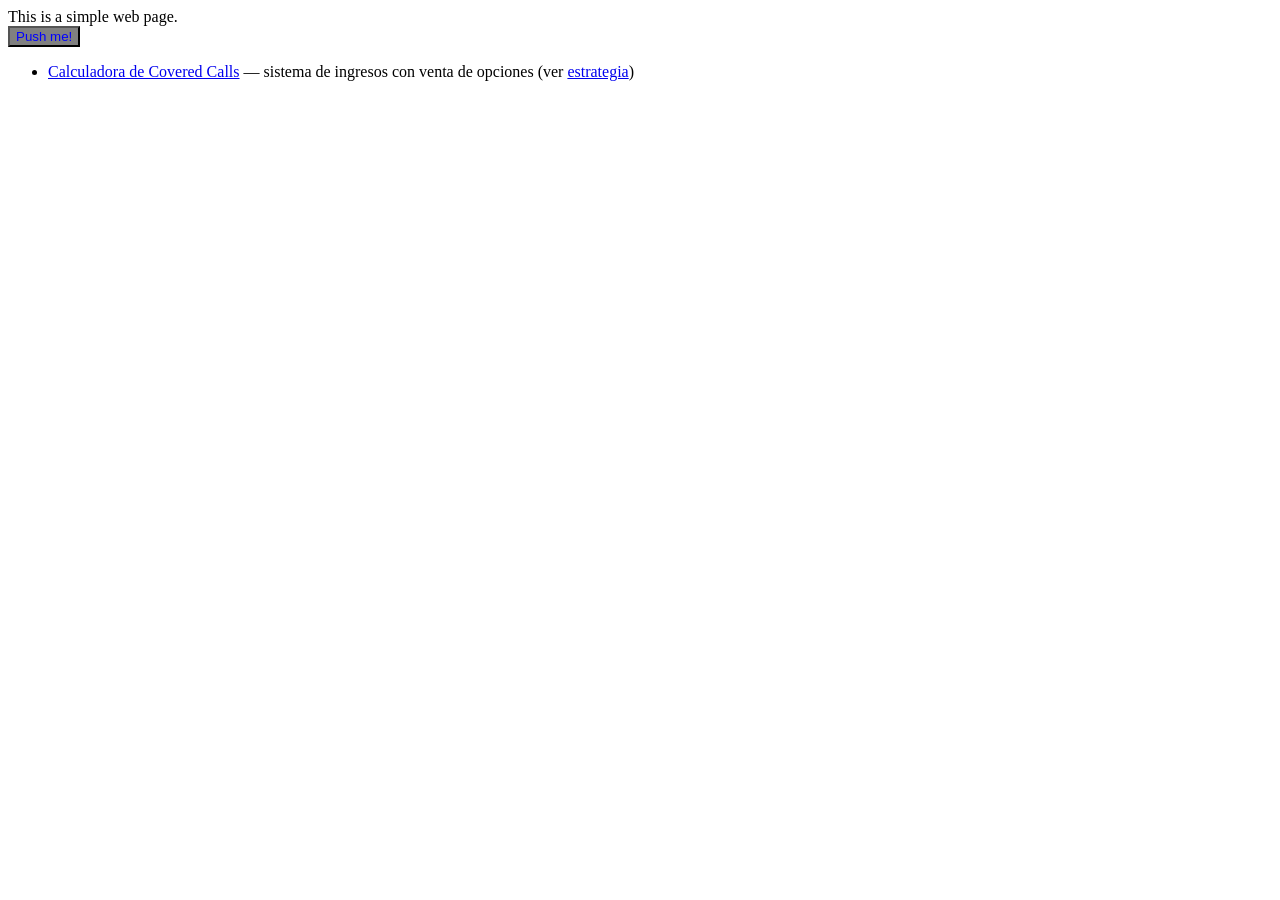
<file: index.html>
<!DOCTYPE html>
<html>
  <head>
    <meta http-equiv="content-type" content="text/html; charset=utf-8" />
    <title>Experiments Page</title>
    <link rel="stylesheet" href="/assets/css/main.css"/>
  </head>
  <body>
    This is a simple web page.
    <button id="myButton">Push me!</button>

    <ul>
      <li><a href="/covered-calls/index.html">Calculadora de Covered Calls</a> — sistema de ingresos con venta de opciones (ver <a href="/covered-calls/ESTRATEGIA.md">estrategia</a>)</li>
    </ul>

    <!-- Javascripts -->
    <script type="text/javascript" charset="utf-8" src="/assets/js/main.js"></script>
  </body>
</html>
</file>
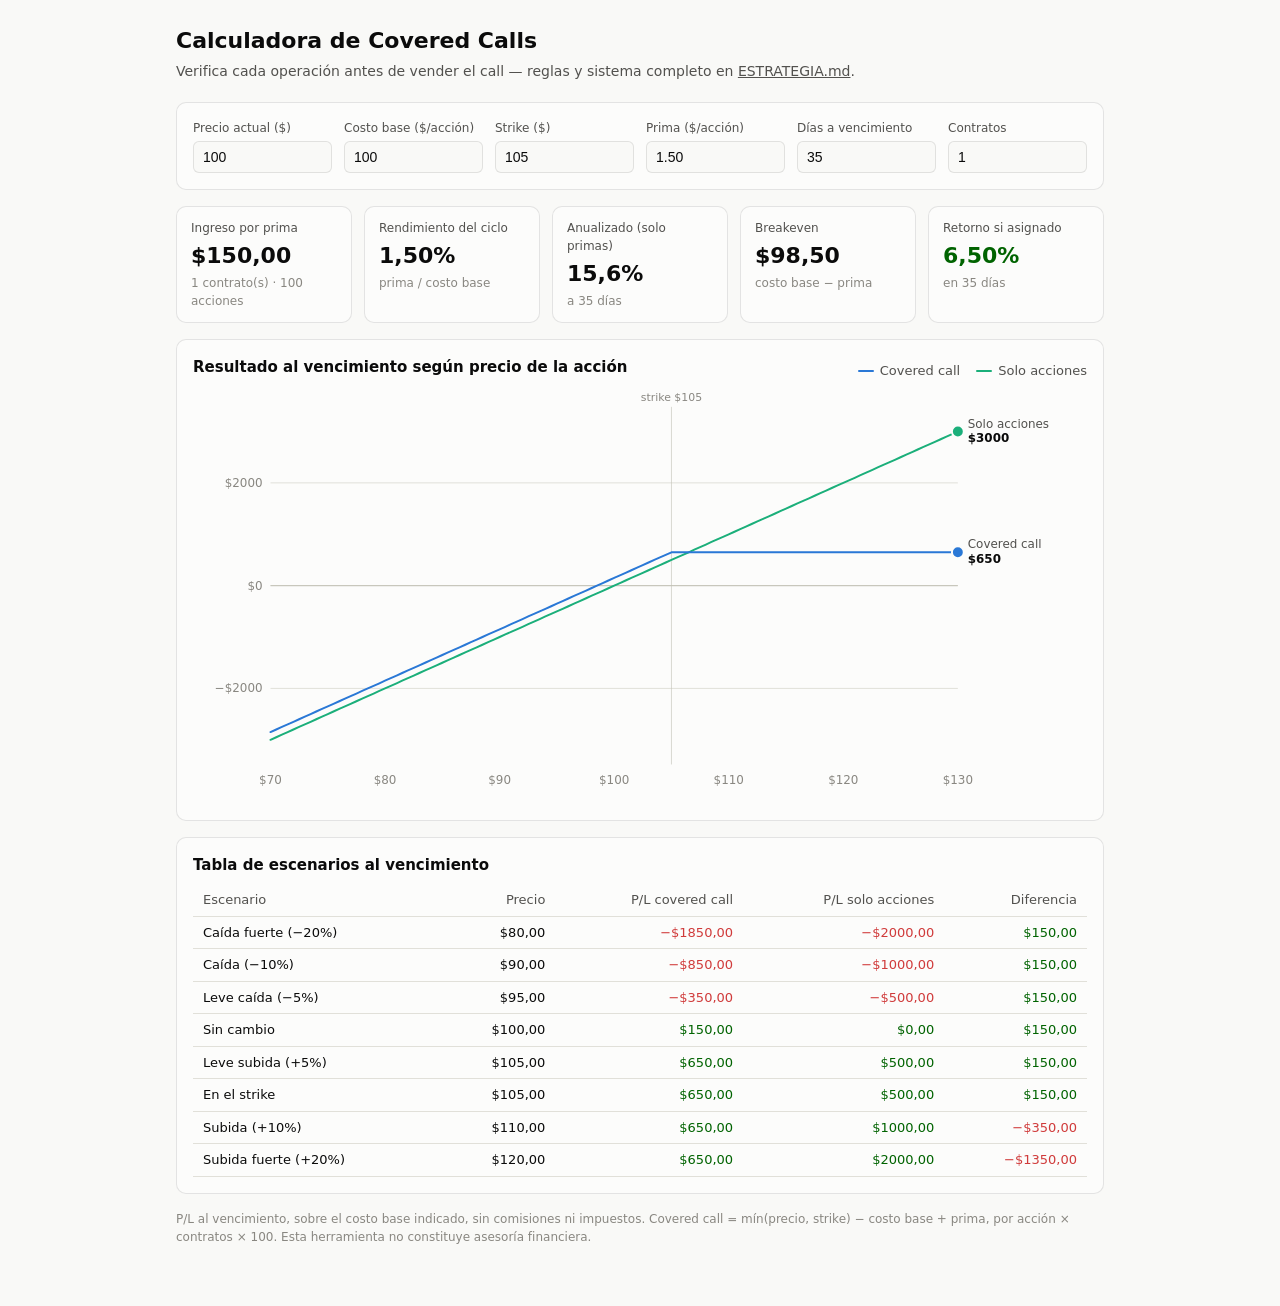
<file: covered-calls/index.html>
<!DOCTYPE html>
<html lang="es">
<head>
  <meta charset="utf-8" />
  <meta name="viewport" content="width=device-width, initial-scale=1" />
  <title>Calculadora de Covered Calls</title>
  <style>
    :root {
      --page:           #f9f9f7;
      --surface-1:      #fcfcfb;
      --text-primary:   #0b0b0b;
      --text-secondary: #52514e;
      --text-muted:     #898781;
      --grid:           #e1e0d9;
      --baseline:       #c3c2b7;
      --border:         rgba(11,11,11,0.10);
      --series-1:       #2a78d6;  /* covered call */
      --series-2:       #1baf7a;  /* solo acciones */
      --good:           #006300;
      --bad:            #d03b3b;
    }
    @media (prefers-color-scheme: dark) {
      :root {
        --page:           #0d0d0d;
        --surface-1:      #1a1a19;
        --text-primary:   #ffffff;
        --text-secondary: #c3c2b7;
        --text-muted:     #898781;
        --grid:           #2c2c2a;
        --baseline:       #383835;
        --border:         rgba(255,255,255,0.10);
        --series-1:       #3987e5;
        --series-2:       #199e70;
        --good:           #0ca30c;
        --bad:            #e66767;
      }
    }
    * { box-sizing: border-box; }
    body {
      margin: 0;
      background: var(--page);
      color: var(--text-primary);
      font-family: system-ui, -apple-system, "Segoe UI", sans-serif;
      line-height: 1.5;
    }
    .wrap { max-width: 960px; margin: 0 auto; padding: 24px 16px 48px; }
    h1 { font-size: 22px; margin: 0 0 4px; }
    .subtitle { color: var(--text-secondary); margin: 0 0 20px; font-size: 14px; }
    .subtitle a { color: inherit; }

    .card {
      background: var(--surface-1);
      border: 1px solid var(--border);
      border-radius: 10px;
      padding: 16px;
      margin-bottom: 16px;
    }

    /* Inputs — one row above the content they scope */
    .inputs { display: grid; grid-template-columns: repeat(auto-fit, minmax(130px, 1fr)); gap: 12px; }
    .inputs label { display: block; font-size: 12px; color: var(--text-secondary); margin-bottom: 4px; }
    .inputs input {
      width: 100%; padding: 7px 9px; font-size: 14px;
      color: var(--text-primary); background: var(--page);
      border: 1px solid var(--border); border-radius: 6px;
      font-variant-numeric: tabular-nums;
    }
    .inputs input:focus { outline: 2px solid var(--series-1); outline-offset: -1px; }

    /* Stat tiles */
    .tiles { display: grid; grid-template-columns: repeat(auto-fit, minmax(150px, 1fr)); gap: 12px; margin-bottom: 16px; }
    .tile {
      background: var(--surface-1); border: 1px solid var(--border);
      border-radius: 10px; padding: 12px 14px;
    }
    .tile .label { font-size: 12px; color: var(--text-secondary); }
    .tile .value { font-size: 22px; font-weight: 600; margin-top: 2px; }
    .tile .sub { font-size: 12px; color: var(--text-muted); margin-top: 2px; }

    /* Chart */
    .chart-head { display: flex; justify-content: space-between; align-items: baseline; flex-wrap: wrap; gap: 8px; margin-bottom: 6px; }
    .chart-title { font-size: 15px; font-weight: 600; }
    .legend { display: flex; gap: 16px; font-size: 13px; color: var(--text-secondary); }
    .legend .key { display: inline-flex; align-items: center; gap: 6px; }
    .legend .swatch { width: 16px; height: 2px; border-radius: 1px; display: inline-block; }
    .chart-box { position: relative; }
    svg { display: block; width: 100%; height: auto; }
    .tooltip {
      position: absolute; pointer-events: none; display: none;
      background: var(--surface-1); border: 1px solid var(--border);
      border-radius: 8px; padding: 8px 10px; font-size: 12px;
      box-shadow: 0 2px 8px rgba(0,0,0,0.12); min-width: 170px; z-index: 2;
    }
    .tooltip .tt-x { color: var(--text-muted); margin-bottom: 4px; }
    .tooltip .tt-row { display: flex; align-items: center; gap: 6px; margin-top: 2px; }
    .tooltip .tt-key { width: 12px; height: 2px; border-radius: 1px; flex: none; }
    .tooltip .tt-val { font-weight: 600; font-variant-numeric: tabular-nums; }
    .tooltip .tt-name { color: var(--text-secondary); margin-left: auto; padding-left: 10px; }

    /* Table */
    table { width: 100%; border-collapse: collapse; font-size: 13px; }
    th, td { text-align: right; padding: 6px 10px; border-bottom: 1px solid var(--grid); font-variant-numeric: tabular-nums; }
    th:first-child, td:first-child { text-align: left; }
    th { color: var(--text-secondary); font-weight: 500; }
    td.pos { color: var(--good); }
    td.neg { color: var(--bad); }
    .table-scroll { overflow-x: auto; }

    .note { font-size: 12px; color: var(--text-muted); margin-top: 16px; }
  </style>
</head>
<body>
  <div class="wrap">
    <h1>Calculadora de Covered Calls</h1>
    <p class="subtitle">
      Verifica cada operación antes de vender el call — reglas y sistema completo en
      <a href="ESTRATEGIA.md">ESTRATEGIA.md</a>.
    </p>

    <div class="card">
      <div class="inputs">
        <div><label for="precio">Precio actual ($)</label><input id="precio" type="number" step="0.01" min="0.01" value="100" /></div>
        <div><label for="costo">Costo base ($/acción)</label><input id="costo" type="number" step="0.01" min="0.01" value="100" /></div>
        <div><label for="strike">Strike ($)</label><input id="strike" type="number" step="0.01" min="0.01" value="105" /></div>
        <div><label for="prima">Prima ($/acción)</label><input id="prima" type="number" step="0.01" min="0" value="1.50" /></div>
        <div><label for="dte">Días a vencimiento</label><input id="dte" type="number" step="1" min="1" value="35" /></div>
        <div><label for="contratos">Contratos</label><input id="contratos" type="number" step="1" min="1" value="1" /></div>
      </div>
    </div>

    <div class="tiles" id="tiles"></div>

    <div class="card">
      <div class="chart-head">
        <div class="chart-title">Resultado al vencimiento según precio de la acción</div>
        <div class="legend">
          <span class="key"><span class="swatch" style="background:var(--series-1)"></span>Covered call</span>
          <span class="key"><span class="swatch" style="background:var(--series-2)"></span>Solo acciones</span>
        </div>
      </div>
      <div class="chart-box" id="chartBox">
        <svg id="chart" viewBox="0 0 900 420" role="img" aria-label="Diagrama de payoff: covered call frente a solo acciones"></svg>
        <div class="tooltip" id="tooltip"></div>
      </div>
    </div>

    <div class="card">
      <div class="chart-title" style="margin-bottom:8px">Tabla de escenarios al vencimiento</div>
      <div class="table-scroll">
        <table>
          <thead>
            <tr>
              <th>Escenario</th><th>Precio</th><th>P/L covered call</th><th>P/L solo acciones</th><th>Diferencia</th>
            </tr>
          </thead>
          <tbody id="scenarios"></tbody>
        </table>
      </div>
    </div>

    <p class="note">
      P/L al vencimiento, sobre el costo base indicado, sin comisiones ni impuestos.
      Covered call = mín(precio, strike) − costo base + prima, por acción × contratos × 100.
      Esta herramienta no constituye asesoría financiera.
    </p>
  </div>

  <script>
    "use strict";
    const $ = (id) => document.getElementById(id);
    const inputs = ["precio", "costo", "strike", "prima", "dte", "contratos"].map($);
    const SVGNS = "http://www.w3.org/2000/svg";
    const css = (name) => getComputedStyle(document.documentElement).getPropertyValue(name).trim();

    const fmtUSD = (v, dec = 0) =>
      (v < 0 ? "−$" : "$") + Math.abs(v).toLocaleString("es", { minimumFractionDigits: dec, maximumFractionDigits: dec });
    const fmtPct = (v, dec = 2) => (v * 100).toFixed(dec).replace(".", ",") + "%";

    function readParams() {
      const p = {
        precio: parseFloat($("precio").value),
        costo: parseFloat($("costo").value),
        strike: parseFloat($("strike").value),
        prima: parseFloat($("prima").value),
        dte: parseInt($("dte").value, 10),
        contratos: parseInt($("contratos").value, 10),
      };
      const positivos = ["precio", "costo", "strike", "dte", "contratos"];
      if (positivos.some((k) => !isFinite(p[k]) || p[k] <= 0)) return null;
      if (!isFinite(p.prima) || p.prima < 0) return null;
      p.shares = p.contratos * 100;
      return p;
    }

    // P/L per share at expiration
    const plCC = (S, p) => Math.min(S, p.strike) - p.costo + p.prima;
    const plStock = (S, p) => S - p.costo;

    /* ---------- Stat tiles ---------- */
    function tile(label, value, sub, cls) {
      const d = document.createElement("div");
      d.className = "tile";
      const l = document.createElement("div"); l.className = "label"; l.textContent = label;
      const v = document.createElement("div"); v.className = "value"; v.textContent = value;
      if (cls) v.style.color = css(cls);
      d.append(l, v);
      if (sub) { const s = document.createElement("div"); s.className = "sub"; s.textContent = sub; d.append(s); }
      return d;
    }

    function renderTiles(p) {
      const box = $("tiles");
      box.textContent = "";
      const ingreso = p.prima * p.shares;
      const rendCiclo = p.prima / p.costo;
      const anualizado = rendCiclo * (365 / p.dte);
      const breakeven = p.costo - p.prima;
      const retAsignado = (p.strike - p.costo + p.prima) / p.costo;
      box.append(
        tile("Ingreso por prima", fmtUSD(ingreso, 2), p.contratos + " contrato(s) · " + p.shares + " acciones"),
        tile("Rendimiento del ciclo", fmtPct(rendCiclo), "prima / costo base"),
        tile("Anualizado (solo primas)", fmtPct(anualizado, 1), "a " + p.dte + " días"),
        tile("Breakeven", fmtUSD(breakeven, 2), "costo base − prima"),
        tile("Retorno si asignado", fmtPct(retAsignado), "en " + p.dte + " días", retAsignado >= 0 ? "--good" : "--bad")
      );
    }

    /* ---------- Chart ---------- */
    const M = { top: 20, right: 130, bottom: 40, left: 78 };
    const W = 900, H = 420;
    let chartState = null; // { xs, ccVals, stVals, sx, sy, p }

    function niceTicks(min, max, count) {
      const span = max - min;
      const step0 = span / count;
      const mag = Math.pow(10, Math.floor(Math.log10(step0)));
      const step = [1, 2, 2.5, 5, 10].map((m) => m * mag).find((s) => span / s <= count) || 10 * mag;
      const ticks = [];
      for (let t = Math.ceil(min / step) * step; t <= max + 1e-9; t += step) ticks.push(Math.round(t * 100) / 100);
      return ticks;
    }

    function el(name, attrs, text) {
      const e = document.createElementNS(SVGNS, name);
      for (const k in attrs) e.setAttribute(k, attrs[k]);
      if (text !== undefined) e.textContent = text;
      return e;
    }

    function renderChart(p) {
      const svg = $("chart");
      svg.textContent = "";

      const xMin = p.precio * 0.7, xMax = Math.max(p.precio * 1.3, p.strike * 1.1);
      const N = 120;
      const xs = Array.from({ length: N + 1 }, (_, i) => xMin + (i * (xMax - xMin)) / N);
      const ccVals = xs.map((S) => plCC(S, p) * p.shares);
      const stVals = xs.map((S) => plStock(S, p) * p.shares);
      const yMin = Math.min(...ccVals, ...stVals, 0), yMax = Math.max(...ccVals, ...stVals, 0);
      const yPad = (yMax - yMin) * 0.08 || 1;

      const sx = (v) => M.left + ((v - xMin) / (xMax - xMin)) * (W - M.left - M.right);
      const sy = (v) => H - M.bottom - ((v - (yMin - yPad)) / (yMax + yPad - (yMin - yPad))) * (H - M.top - M.bottom);
      chartState = { xs, ccVals, stVals, sx, sy, p, xMin, xMax };

      // gridlines + y ticks
      for (const t of niceTicks(yMin - yPad, yMax + yPad, 6)) {
        svg.append(el("line", { x1: M.left, x2: W - M.right, y1: sy(t), y2: sy(t), stroke: "var(--grid)", "stroke-width": 1 }));
        svg.append(el("text", { x: M.left - 8, y: sy(t) + 4, "text-anchor": "end", "font-size": 12, fill: "var(--text-muted)" }, fmtUSD(t)));
      }
      // zero baseline (stronger than grid)
      svg.append(el("line", { x1: M.left, x2: W - M.right, y1: sy(0), y2: sy(0), stroke: "var(--baseline)", "stroke-width": 1 }));
      // x ticks
      for (const t of niceTicks(xMin, xMax, 8)) {
        svg.append(el("text", { x: sx(t), y: H - M.bottom + 20, "text-anchor": "middle", "font-size": 12, fill: "var(--text-muted)" }, fmtUSD(t)));
      }
      // strike annotation (muted reference, not a series)
      if (p.strike >= xMin && p.strike <= xMax) {
        svg.append(el("line", { x1: sx(p.strike), x2: sx(p.strike), y1: M.top, y2: H - M.bottom, stroke: "var(--baseline)", "stroke-width": 1, "stroke-dasharray": "none", opacity: 0.6 }));
        svg.append(el("text", { x: sx(p.strike), y: M.top - 6, "text-anchor": "middle", "font-size": 11, fill: "var(--text-muted)" }, "strike " + fmtUSD(p.strike)));
      }

      // series lines (2px, round)
      const path = (vals) => vals.map((v, i) => (i ? "L" : "M") + sx(xs[i]).toFixed(1) + " " + sy(v).toFixed(1)).join(" ");
      svg.append(el("path", { d: path(stVals), fill: "none", stroke: "var(--series-2)", "stroke-width": 2, "stroke-linejoin": "round", "stroke-linecap": "round" }));
      svg.append(el("path", { d: path(ccVals), fill: "none", stroke: "var(--series-1)", "stroke-width": 2, "stroke-linejoin": "round", "stroke-linecap": "round" }));

      // end markers (≥8px, 2px surface ring) + direct end labels in text ink
      const ends = [
        { v: ccVals[N], color: "var(--series-1)", name: "Covered call" },
        { v: stVals[N], color: "var(--series-2)", name: "Solo acciones" },
      ];
      for (const e of ends) {
        svg.append(el("circle", { cx: sx(xMax), cy: sy(e.v), r: 6, fill: e.color, stroke: "var(--surface-1)", "stroke-width": 2 }));
        svg.append(el("text", { x: sx(xMax) + 10, y: sy(e.v) - 4, "font-size": 12, fill: "var(--text-secondary)" }, e.name));
        svg.append(el("text", { x: sx(xMax) + 10, y: sy(e.v) + 11, "font-size": 12, "font-weight": 600, fill: "var(--text-primary)" }, fmtUSD(e.v)));
      }

      // crosshair + hover layer
      const cross = el("line", { y1: M.top, y2: H - M.bottom, stroke: "var(--baseline)", "stroke-width": 1, visibility: "hidden" });
      const dotCC = el("circle", { r: 5, fill: "var(--series-1)", stroke: "var(--surface-1)", "stroke-width": 2, visibility: "hidden" });
      const dotST = el("circle", { r: 5, fill: "var(--series-2)", stroke: "var(--surface-1)", "stroke-width": 2, visibility: "hidden" });
      const hit = el("rect", { x: M.left, y: M.top, width: W - M.left - M.right, height: H - M.top - M.bottom, fill: "transparent" });
      svg.append(cross, dotCC, dotST, hit);

      const tt = $("tooltip");
      const hide = () => { tt.style.display = "none"; for (const n of [cross, dotCC, dotST]) n.setAttribute("visibility", "hidden"); };
      hit.addEventListener("pointerleave", hide);
      hit.addEventListener("pointermove", (ev) => {
        const box = svg.getBoundingClientRect();
        const px = ((ev.clientX - box.left) / box.width) * W;
        const frac = Math.min(1, Math.max(0, (px - M.left) / (W - M.left - M.right)));
        const i = Math.round(frac * N);
        const X = sx(xs[i]);
        cross.setAttribute("x1", X); cross.setAttribute("x2", X); cross.setAttribute("visibility", "visible");
        dotCC.setAttribute("cx", X); dotCC.setAttribute("cy", sy(ccVals[i])); dotCC.setAttribute("visibility", "visible");
        dotST.setAttribute("cx", X); dotST.setAttribute("cy", sy(stVals[i])); dotST.setAttribute("visibility", "visible");

        tt.textContent = "";
        const xRow = document.createElement("div"); xRow.className = "tt-x";
        xRow.textContent = "Precio al vencimiento: " + fmtUSD(xs[i], 2);
        tt.append(xRow);
        for (const s of [
          { name: "Covered call", val: ccVals[i], color: css("--series-1") },
          { name: "Solo acciones", val: stVals[i], color: css("--series-2") },
        ]) {
          const row = document.createElement("div"); row.className = "tt-row";
          const key = document.createElement("span"); key.className = "tt-key"; key.style.background = s.color;
          const val = document.createElement("span"); val.className = "tt-val"; val.textContent = fmtUSD(s.val, 2);
          const name = document.createElement("span"); name.className = "tt-name"; name.textContent = s.name;
          row.append(key, val, name); tt.append(row);
        }
        tt.style.display = "block";
        const boxEl = $("chartBox").getBoundingClientRect();
        let left = ((X / W) * boxEl.width) + 14;
        if (left + tt.offsetWidth > boxEl.width - 8) left -= tt.offsetWidth + 28;
        tt.style.left = left + "px";
        tt.style.top = Math.max(8, ((ev.clientY - boxEl.top) - tt.offsetHeight - 12)) + "px";
      });
    }

    /* ---------- Scenario table ---------- */
    function renderTable(p) {
      const rows = [
        ["Caída fuerte (−20%)", p.precio * 0.8],
        ["Caída (−10%)", p.precio * 0.9],
        ["Leve caída (−5%)", p.precio * 0.95],
        ["Sin cambio", p.precio],
        ["Leve subida (+5%)", p.precio * 1.05],
        ["En el strike", p.strike],
        ["Subida (+10%)", p.precio * 1.1],
        ["Subida fuerte (+20%)", p.precio * 1.2],
      ].sort((a, b) => a[1] - b[1]);

      const tb = $("scenarios");
      tb.textContent = "";
      for (const [name, S] of rows) {
        const cc = plCC(S, p) * p.shares, st = plStock(S, p) * p.shares;
        const tr = document.createElement("tr");
        const cells = [
          [name, ""],
          [fmtUSD(S, 2), ""],
          [fmtUSD(cc, 2), cc >= 0 ? "pos" : "neg"],
          [fmtUSD(st, 2), st >= 0 ? "pos" : "neg"],
          [fmtUSD(cc - st, 2), cc - st >= 0 ? "pos" : "neg"],
        ];
        for (const [txt, cls] of cells) {
          const td = document.createElement("td");
          td.textContent = txt;
          if (cls) td.className = cls;
          tr.append(td);
        }
        tb.append(tr);
      }
    }

    function render() {
      const p = readParams();
      if (!p) return;
      renderTiles(p);
      renderChart(p);
      renderTable(p);
    }

    for (const i of inputs) i.addEventListener("input", render);
    matchMedia("(prefers-color-scheme: dark)").addEventListener("change", render);
    render();
  </script>
</body>
</html>
</file>
<file: assets/css/main.css>
button{
  display: block;
  color: blue;
  background-color: gray;
  clear: both;
}
</file>
